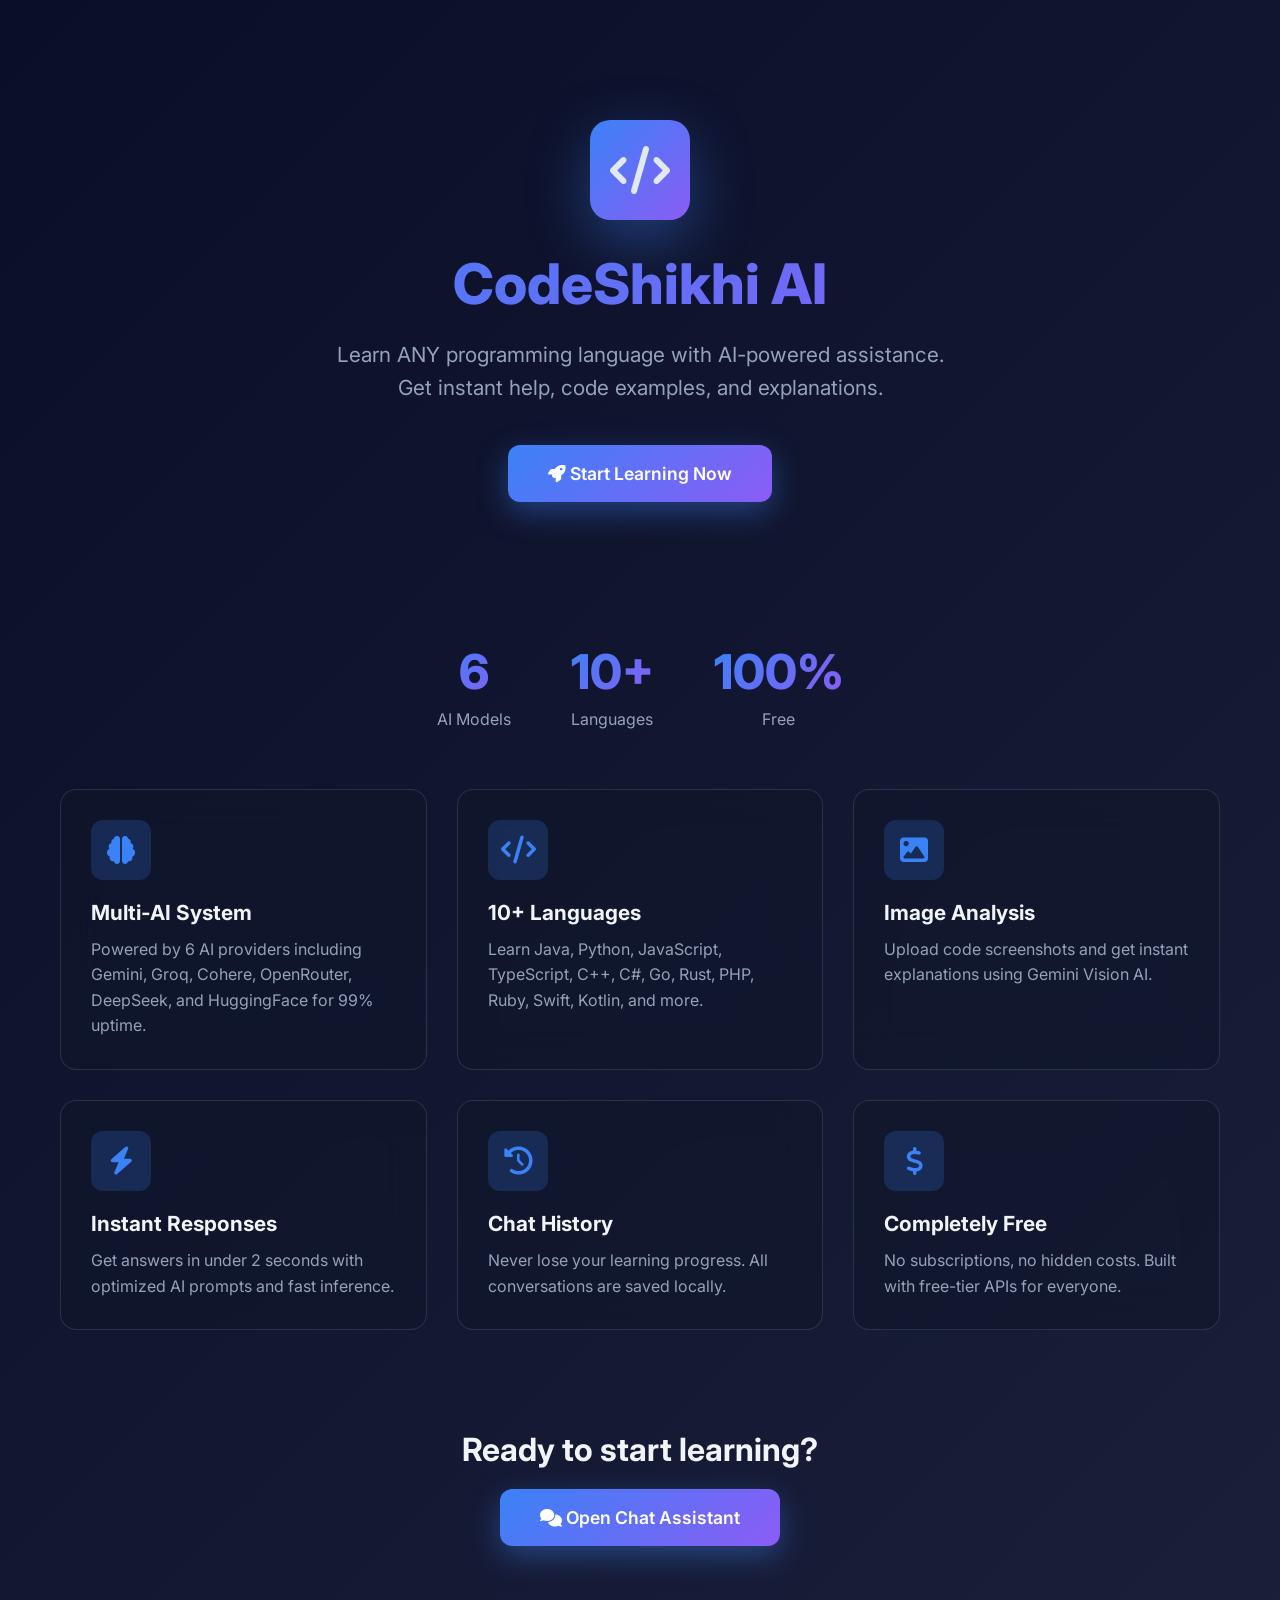
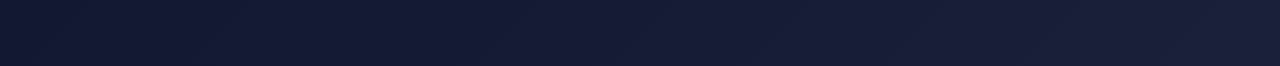
<file: landing.html>
<!DOCTYPE html>
<html lang="en">
<head>
    <meta charset="UTF-8">
    <meta name="viewport" content="width=device-width, initial-scale=1.0">
    <title>CodeShikhi AI - Learn Programming with AI</title>
    <link href="https://fonts.googleapis.com/css2?family=Inter:wght@400;500;600;700;800&display=swap" rel="stylesheet">
    <link rel="stylesheet" href="https://cdnjs.cloudflare.com/ajax/libs/font-awesome/6.4.0/css/all.min.css">
    <style>
        * {
            margin: 0;
            padding: 0;
            box-sizing: border-box;
        }
        body {
            font-family: 'Inter', sans-serif;
            background: linear-gradient(135deg, #0a0e27 0%, #1a1f3a 100%);
            color: #e2e8f0;
            min-height: 100vh;
            overflow-x: hidden;
        }
        .container {
            max-width: 1200px;
            margin: 0 auto;
            padding: 40px 20px;
        }
        .hero {
            text-align: center;
            padding: 80px 20px;
            animation: fadeIn 1s ease-in;
        }
        .logo {
            width: 100px;
            height: 100px;
            background: linear-gradient(135deg, #3b82f6 0%, #8b5cf6 100%);
            border-radius: 20px;
            display: flex;
            align-items: center;
            justify-content: center;
            font-size: 48px;
            margin: 0 auto 30px;
            box-shadow: 0 20px 60px rgba(59, 130, 246, 0.4);
            animation: float 3s ease-in-out infinite;
        }
        h1 {
            font-size: 3.5rem;
            font-weight: 800;
            background: linear-gradient(135deg, #3b82f6 0%, #8b5cf6 100%);
            -webkit-background-clip: text;
            -webkit-text-fill-color: transparent;
            background-clip: text;
            margin-bottom: 20px;
        }
        .subtitle {
            font-size: 1.3rem;
            color: #94a3b8;
            margin-bottom: 40px;
            line-height: 1.6;
        }
        .cta-button {
            display: inline-block;
            padding: 18px 40px;
            background: linear-gradient(135deg, #3b82f6 0%, #8b5cf6 100%);
            color: white;
            text-decoration: none;
            border-radius: 12px;
            font-size: 1.1rem;
            font-weight: 600;
            box-shadow: 0 10px 30px rgba(59, 130, 246, 0.4);
            transition: all 0.3s ease;
        }
        .cta-button:hover {
            transform: translateY(-3px);
            box-shadow: 0 15px 40px rgba(59, 130, 246, 0.6);
        }
        .features {
            display: grid;
            grid-template-columns: repeat(auto-fit, minmax(280px, 1fr));
            gap: 30px;
            margin: 60px 0;
        }
        .feature-card {
            background: rgba(15, 23, 42, 0.6);
            backdrop-filter: blur(20px);
            border: 1px solid rgba(148, 163, 184, 0.2);
            border-radius: 16px;
            padding: 30px;
            transition: all 0.3s ease;
        }
        .feature-card:hover {
            transform: translateY(-5px);
            border-color: rgba(59, 130, 246, 0.5);
            box-shadow: 0 10px 30px rgba(59, 130, 246, 0.2);
        }
        .feature-icon {
            width: 60px;
            height: 60px;
            background: rgba(59, 130, 246, 0.2);
            border-radius: 12px;
            display: flex;
            align-items: center;
            justify-content: center;
            font-size: 28px;
            color: #3b82f6;
            margin-bottom: 20px;
        }
        .feature-card h3 {
            font-size: 1.3rem;
            margin-bottom: 12px;
            color: #f1f5f9;
        }
        .feature-card p {
            color: #94a3b8;
            line-height: 1.6;
        }
        .stats {
            display: flex;
            justify-content: center;
            gap: 60px;
            margin: 60px 0;
            flex-wrap: wrap;
        }
        .stat {
            text-align: center;
        }
        .stat-number {
            font-size: 3rem;
            font-weight: 800;
            background: linear-gradient(135deg, #3b82f6 0%, #8b5cf6 100%);
            -webkit-background-clip: text;
            -webkit-text-fill-color: transparent;
            background-clip: text;
        }
        .stat-label {
            color: #94a3b8;
            font-size: 1rem;
            margin-top: 8px;
        }
        @keyframes fadeIn {
            from { opacity: 0; transform: translateY(20px); }
            to { opacity: 1; transform: translateY(0); }
        }
        @keyframes float {
            0%, 100% { transform: translateY(0); }
            50% { transform: translateY(-10px); }
        }
        .scroll-top {
            position: fixed;
            bottom: 30px;
            right: 30px;
            width: 50px;
            height: 50px;
            background: linear-gradient(135deg, #3b82f6 0%, #8b5cf6 100%);
            border-radius: 50%;
            display: flex;
            align-items: center;
            justify-content: center;
            color: white;
            font-size: 20px;
            cursor: pointer;
            box-shadow: 0 4px 15px rgba(59, 130, 246, 0.4);
            transition: all 0.3s ease;
            opacity: 0;
            visibility: hidden;
        }
        .scroll-top.visible {
            opacity: 1;
            visibility: visible;
        }
        .scroll-top:hover {
            transform: translateY(-5px);
            box-shadow: 0 6px 20px rgba(59, 130, 246, 0.6);
        }
        @media (max-width: 768px) {
            h1 { font-size: 2.5rem; }
            .subtitle { font-size: 1.1rem; }
            .stats { gap: 30px; }
            .scroll-top { width: 45px; height: 45px; bottom: 20px; right: 20px; }
        }
    </style>
</head>
<body>
    <div class="container">
        <div class="hero">
            <div class="logo">
                <i class="fa-solid fa-code"></i>
            </div>
            <h1>CodeShikhi AI</h1>
            <p class="subtitle">
                Learn ANY programming language with AI-powered assistance.<br>
                Get instant help, code examples, and explanations.
            </p>
            <a href="/chat" class="cta-button">
                <i class="fa-solid fa-rocket"></i> Start Learning Now
            </a>
        </div>

        <div class="stats">
            <div class="stat">
                <div class="stat-number">6</div>
                <div class="stat-label">AI Models</div>
            </div>
            <div class="stat">
                <div class="stat-number">10+</div>
                <div class="stat-label">Languages</div>
            </div>
            <div class="stat">
                <div class="stat-number">100%</div>
                <div class="stat-label">Free</div>
            </div>
        </div>

        <div class="features">
            <div class="feature-card">
                <div class="feature-icon">
                    <i class="fa-solid fa-brain"></i>
                </div>
                <h3>Multi-AI System</h3>
                <p>Powered by 6 AI providers including Gemini, Groq, Cohere, OpenRouter, DeepSeek, and HuggingFace for 99% uptime.</p>
            </div>

            <div class="feature-card">
                <div class="feature-icon">
                    <i class="fa-solid fa-code"></i>
                </div>
                <h3>10+ Languages</h3>
                <p>Learn Java, Python, JavaScript, TypeScript, C++, C#, Go, Rust, PHP, Ruby, Swift, Kotlin, and more.</p>
            </div>

            <div class="feature-card">
                <div class="feature-icon">
                    <i class="fa-solid fa-image"></i>
                </div>
                <h3>Image Analysis</h3>
                <p>Upload code screenshots and get instant explanations using Gemini Vision AI.</p>
            </div>

            <div class="feature-card">
                <div class="feature-icon">
                    <i class="fa-solid fa-bolt"></i>
                </div>
                <h3>Instant Responses</h3>
                <p>Get answers in under 2 seconds with optimized AI prompts and fast inference.</p>
            </div>

            <div class="feature-card">
                <div class="feature-icon">
                    <i class="fa-solid fa-clock-rotate-left"></i>
                </div>
                <h3>Chat History</h3>
                <p>Never lose your learning progress. All conversations are saved locally.</p>
            </div>

            <div class="feature-card">
                <div class="feature-icon">
                    <i class="fa-solid fa-dollar-sign"></i>
                </div>
                <h3>Completely Free</h3>
                <p>No subscriptions, no hidden costs. Built with free-tier APIs for everyone.</p>
            </div>
        </div>

        <div class="hero" style="padding-top: 40px;">
            <h2 style="font-size: 2rem; margin-bottom: 20px; color: #f1f5f9;">Ready to start learning?</h2>
            <a href="/chat" class="cta-button">
                <i class="fa-solid fa-comments"></i> Open Chat Assistant
            </a>
        </div>
    </div>

    <div class="scroll-top" id="scrollTop" onclick="scrollToTop()">
        <i class="fa-solid fa-arrow-up"></i>
    </div>

    <script>
        // Show/hide scroll to top button
        window.addEventListener('scroll', function() {
            const scrollTop = document.getElementById('scrollTop');
            if (window.pageYOffset > 300) {
                scrollTop.classList.add('visible');
            } else {
                scrollTop.classList.remove('visible');
            }
        });

        // Scroll to top function
        function scrollToTop() {
            window.scrollTo({
                top: 0,
                behavior: 'smooth'
            });
        }
    </script>
</body>
</html>
</file>
